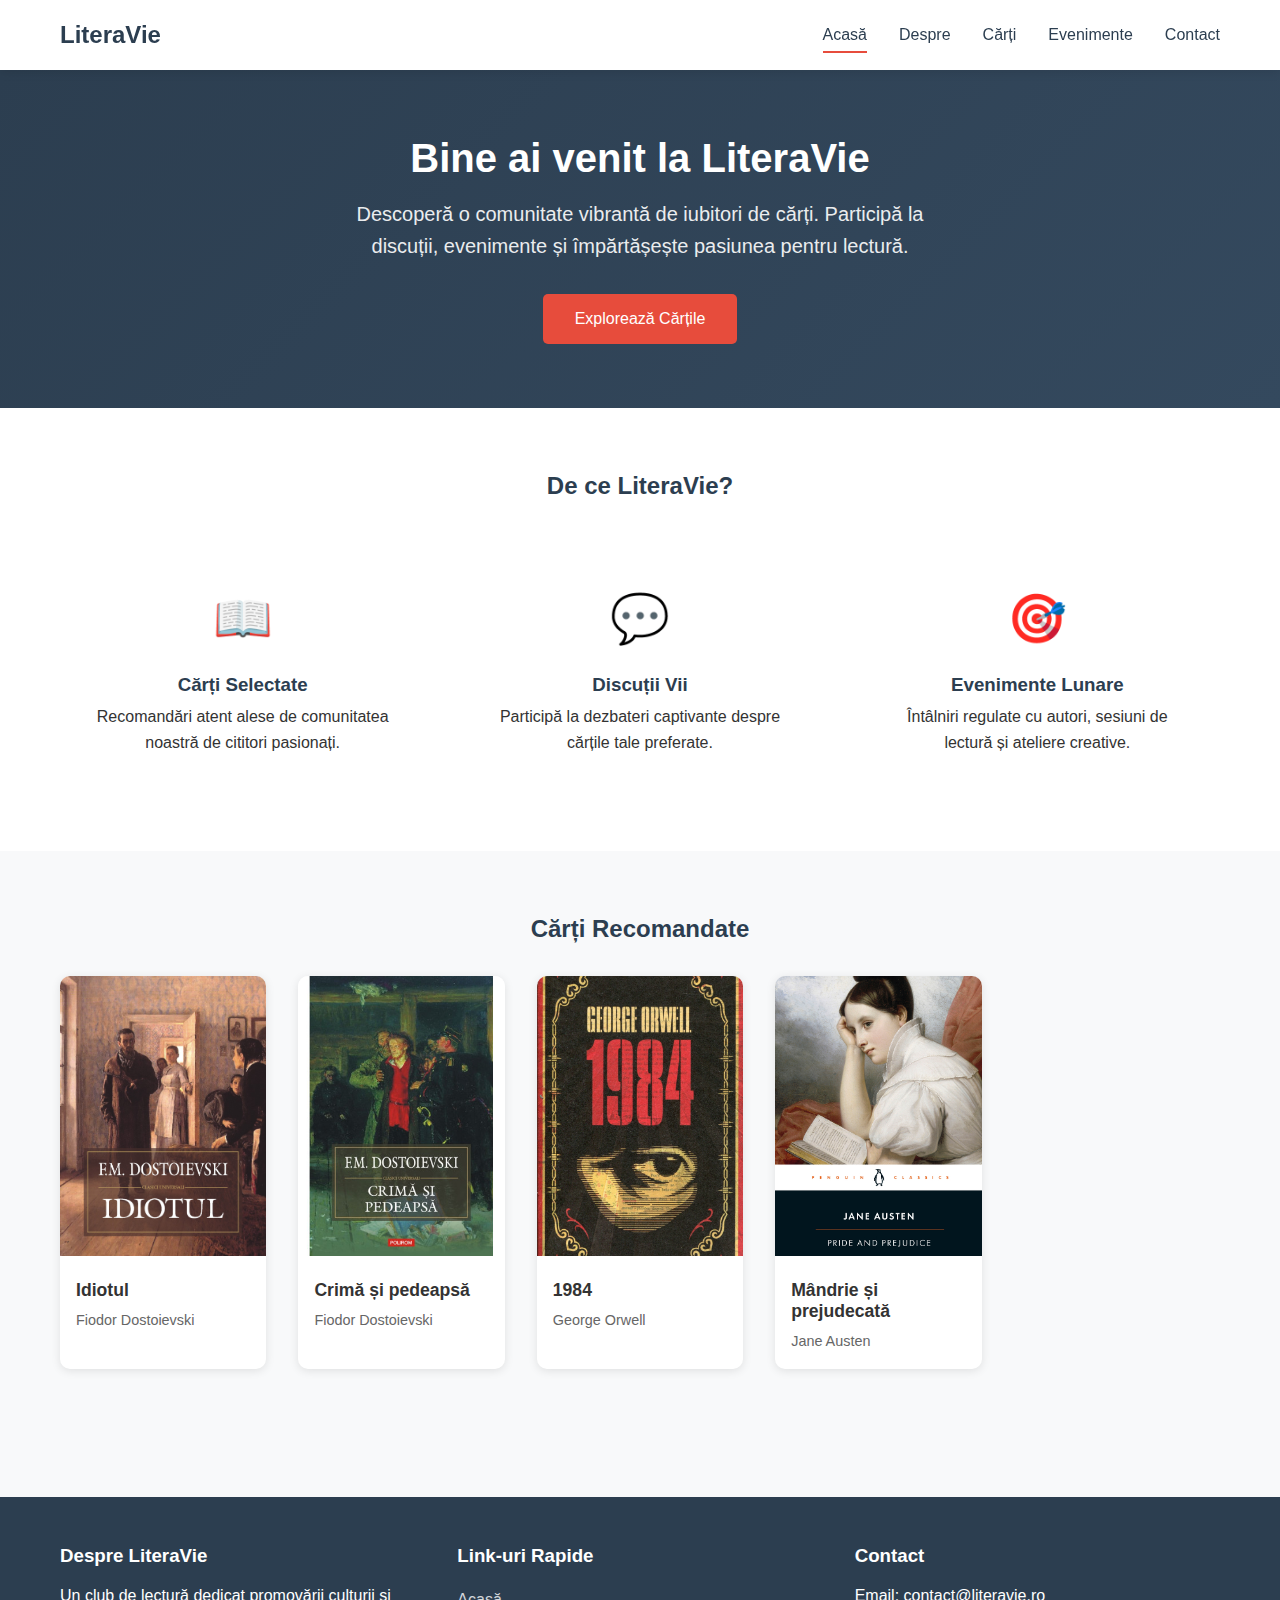
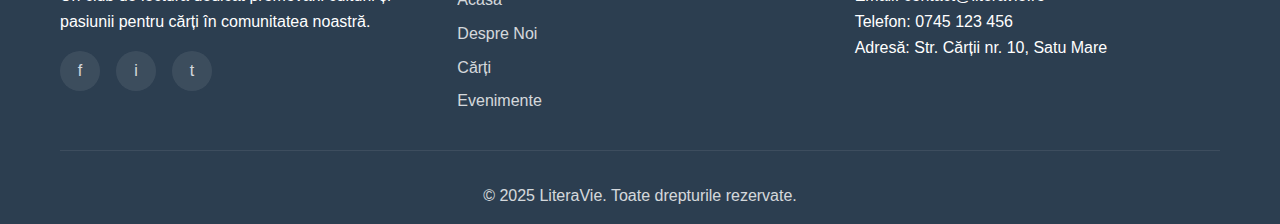
<file: index.html>
<!DOCTYPE html>
<html lang="ro">
<head>
  <meta charset="UTF-8">
  <meta name="viewport" content="width=device-width, initial-scale=1.0">
  <meta name="description" content="LiteraVie - Club de lectură unde pasiunea pentru cărți prinde viață">
  <title>LiteraVie - Club de Lectură</title>
  <style>
    /* Reset și variabile */
    * {
      margin: 0;
      padding: 0;
      box-sizing: border-box;
    }

    :root {
      --primary-color: #2c3e50;
      --secondary-color: #e74c3c;
      --text-color: #333;
      --bg-color: #f8f9fa;
      --white: #ffffff;
      --shadow: 0 2px 10px rgba(0,0,0,0.1);
      --max-width: 1200px;
    }

    /* Tipografie și elemente de bază */
    body {
      font-family: -apple-system, BlinkMacSystemFont, 'Segoe UI', Roboto, Arial, sans-serif;
      line-height: 1.6;
      color: var(--text-color);
      background-color: var(--bg-color);
    }

    a {
      color: var(--primary-color);
      text-decoration: none;
      transition: color 0.3s ease;
    }

    a:hover {
      color: var(--secondary-color);
    }

    h1, h2, h3 {
      line-height: 1.2;
      margin-bottom: 1rem;
    }

    /* Container */
    .container {
      max-width: var(--max-width);
      margin: 0 auto;
      padding: 0 20px;
    }

    /* Header și navigare */
    header {
      background: var(--white);
      box-shadow: var(--shadow);
      position: sticky;
      top: 0;
      z-index: 1000;
    }

    nav {
      display: flex;
      justify-content: space-between;
      align-items: center;
      padding: 1rem 0;
    }

    .logo {
      font-size: 1.5rem;
      font-weight: bold;
      color: var(--primary-color);
      display: flex;
      align-items: center;
      gap: 0.5rem;
    }

    .nav-links {
      display: flex;
      list-style: none;
      gap: 2rem;
    }

    .nav-links a {
      font-weight: 500;
      padding: 0.5rem 0;
      border-bottom: 2px solid transparent;
      transition: border-color 0.3s ease;
    }

    .nav-links a:hover,
    .nav-links a.active {
      border-bottom-color: var(--secondary-color);
    }

    /* Mobile menu */
    .menu-toggle {
      display: none;
      background: none;
      border: none;
      font-size: 1.5rem;
      cursor: pointer;
      color: var(--primary-color);
    }

    /* Hero section */
    .hero {
      background: linear-gradient(135deg, var(--primary-color), #34495e);
      color: var(--white);
      padding: 4rem 0;
      text-align: center;
    }

    .hero h1 {
      font-size: 2.5rem;
      margin-bottom: 1rem;
    }

    .hero p {
      font-size: 1.25rem;
      max-width: 600px;
      margin: 0 auto 2rem;
      opacity: 0.9;
    }

    .cta-button {
      display: inline-block;
      background: var(--secondary-color);
      color: var(--white);
      padding: 0.75rem 2rem;
      border-radius: 5px;
      font-weight: 500;
      transition: transform 0.3s ease, box-shadow 0.3s ease;
    }

    .cta-button:hover {
      transform: translateY(-2px);
      box-shadow: 0 5px 15px rgba(231, 76, 60, 0.3);
      color: var(--white);
    }

    /* Features section */
    .features {
      padding: 4rem 0;
      background: var(--white);
    }

    .features-grid {
      display: grid;
      grid-template-columns: repeat(auto-fit, minmax(300px, 1fr));
      gap: 2rem;
      margin-top: 3rem;
    }

    .feature-card {
      text-align: center;
      padding: 2rem;
      border-radius: 10px;
      transition: transform 0.3s ease;
    }

    .feature-card:hover {
      transform: translateY(-5px);
    }

    .feature-icon {
      font-size: 3rem;
      margin-bottom: 1rem;
    }

    .feature-card h3 {
      color: var(--primary-color);
      margin-bottom: 0.5rem;
    }

    /* Recent books */
    .recent-books {
      padding: 4rem 0;
    }

    .books-grid {
      display: grid;
      grid-template-columns: repeat(auto-fill, minmax(200px, 1fr));
      gap: 2rem;
      margin-top: 2rem;
    }

    .book-card {
      background: var(--white);
      border-radius: 10px;
      overflow: hidden;
      box-shadow: var(--shadow);
      transition: transform 0.3s ease, box-shadow 0.3s ease;
    }

    .book-card:hover {
      transform: translateY(-5px);
      box-shadow: 0 5px 20px rgba(0,0,0,0.15);
    }

    .book-cover {
      width: 100%;
      height: 280px;
      object-fit: cover;
    }

    .book-info {
      padding: 1rem;
    }

    .book-info h3 {
      font-size: 1.1rem;
      margin-bottom: 0.5rem;
    }

    .book-author {
      color: #666;
      font-size: 0.9rem;
    }

    /* Footer */
    footer {
      background: var(--primary-color);
      color: var(--white);
      padding: 3rem 0 1rem;
      margin-top: 4rem;
    }

    .footer-content {
      display: grid;
      grid-template-columns: repeat(auto-fit, minmax(250px, 1fr));
      gap: 2rem;
      margin-bottom: 2rem;
    }

    .footer-section h3 {
      margin-bottom: 1rem;
    }

    .footer-section a {
      color: var(--white);
      opacity: 0.8;
      display: block;
      padding: 0.25rem 0;
    }

    .footer-section a:hover {
      opacity: 1;
    }

    .social-links {
      display: flex;
      gap: 1rem;
      margin-top: 1rem;
    }

    .social-links a {
      display: flex;
      align-items: center;
      justify-content: center;
      width: 40px;
      height: 40px;
      background: rgba(255,255,255,0.1);
      border-radius: 50%;
      transition: background 0.3s ease;
    }

    .social-links a:hover {
      background: rgba(255,255,255,0.2);
    }

    .footer-bottom {
      text-align: center;
      padding-top: 2rem;
      border-top: 1px solid rgba(255,255,255,0.1);
      opacity: 0.8;
    }

    /* Back to top button */
    .back-to-top {
      position: fixed;
      bottom: 20px;
      right: 20px;
      background: var(--secondary-color);
      color: var(--white);
      width: 50px;
      height: 50px;
      border-radius: 50%;
      display: flex;
      align-items: center;
      justify-content: center;
      font-size: 1.25rem;
      box-shadow: var(--shadow);
      cursor: pointer;
      opacity: 0;
      visibility: hidden;
      transition: all 0.3s ease;
      border: none;
    }

    .back-to-top.visible {
      opacity: 1;
      visibility: visible;
    }

    .back-to-top:hover {
      transform: translateY(-3px);
      box-shadow: 0 5px 15px rgba(0,0,0,0.2);
    }

    /* Responsive */
    @media (max-width: 768px) {
      .nav-links {
        position: fixed;
        top: 0;
        right: -100%;
        width: 80%;
        max-width: 300px;
        height: 100vh;
        background: var(--white);
        flex-direction: column;
        padding: 5rem 2rem 2rem;
        box-shadow: -5px 0 15px rgba(0,0,0,0.1);
        transition: right 0.3s ease;
        z-index: 999;
      }

      .nav-links.active {
        right: 0;
      }

      .menu-toggle {
        display: block;
        z-index: 1001;
      }

      .hero h1 {
        font-size: 2rem;
      }

      .hero p {
        font-size: 1.1rem;
      }

      .features-grid {
        grid-template-columns: 1fr;
      }

      .books-grid {
        grid-template-columns: repeat(auto-fill, minmax(150px, 1fr));
        gap: 1rem;
      }

      .footer-content {
        grid-template-columns: 1fr;
        text-align: center;
      }

      .social-links {
        justify-content: center;
      }
    }

    /* Accessibility */
    :focus {
      outline: 2px solid var(--secondary-color);
      outline-offset: 2px;
    }

    .visually-hidden {
      position: absolute;
      width: 1px;
      height: 1px;
      padding: 0;
      margin: -1px;
      overflow: hidden;
      clip: rect(0,0,0,0);
      white-space: nowrap;
      border: 0;
    }
  </style>
</head>
<body>
  <!-- Header -->
  <header>
    <div class="container">
      <nav>
        <div class="logo">
           LiteraVie
        </div>
        <ul class="nav-links" id="navLinks">
          <li><a href="#home" class="active">Acasă</a></li>
          <li><a href="#about">Despre</a></li>
          <li><a href="#books">Cărți</a></li>
          <li><a href="#events">Evenimente</a></li>
          <li><a href="#contact">Contact</a></li>
        </ul>
        <button class="menu-toggle" id="menuToggle" aria-label="Meniu navigare">
          ☰
        </button>
      </nav>
    </div>
  </header>

  <!-- Hero Section -->
  <section class="hero" id="home">
    <div class="container">
      <h1>Bine ai venit la LiteraVie</h1>
      <p>Descoperă o comunitate vibrantă de iubitori de cărți. Participă la discuții, evenimente și împărtășește pasiunea pentru lectură.</p>
      <a href="#books" class="cta-button">Explorează Cărțile</a>
    </div>
  </section>

  <!-- Features -->
  <section class="features" id="about">
    <div class="container">
      <h2 style="text-align: center; color: var(--primary-color);">De ce LiteraVie?</h2>
      <div class="features-grid">
        <div class="feature-card">
          <div class="feature-icon">📖</div>
          <h3>Cărți Selectate</h3>
          <p>Recomandări atent alese de comunitatea noastră de cititori pasionați.</p>
        </div>
        <div class="feature-card">
          <div class="feature-icon">💬</div>
          <h3>Discuții Vii</h3>
          <p>Participă la dezbateri captivante despre cărțile tale preferate.</p>
        </div>
        <div class="feature-card">
          <div class="feature-icon">🎯</div>
          <h3>Evenimente Lunare</h3>
          <p>Întâlniri regulate cu autori, sesiuni de lectură și ateliere creative.</p>
        </div>
      </div>
    </div>
  </section>

  <!-- Recent Books -->
  <section class="recent-books" id="books">
    <div class="container">
      <h2 style="text-align: center; color: var(--primary-color);">Cărți Recomandate</h2>
      <div class="books-grid">
        <div class="book-card">
          <img src="img/carti/carte1.jpg" alt="Coperta carte Idiotul" class="book-cover">
          <div class="book-info">
            <h3>Idiotul</h3>
            <p class="book-author">Fiodor Dostoievski</p>
          </div>
        </div>
        <div class="book-card">
          <img src="img/carti/carte2.jpg" alt="Coperta carte Crimă și pedeapsă" class="book-cover">
          <div class="book-info">
            <h3>Crimă și pedeapsă</h3>
            <p class="book-author">Fiodor Dostoievski</p>
          </div>
        </div>
        <div class="book-card">
          <img src="img/carti/carte3.jpg" alt="Coperta carte" class="book-cover">
          <div class="book-info">
            <h3>1984</h3>
            <p class="book-author">George Orwell</p>
          </div>
        </div>
        <div class="book-card">
          <img src="img/carti/carte4.jpg" alt="Coperta carte" class="book-cover">
          <div class="book-info">
            <h3>Mândrie și prejudecată</h3>
            <p class="book-author">Jane Austen</p>
          </div>
        </div>
      </div>
    </div>
  </section>

  <!-- Footer -->
  <footer id="contact">
    <div class="container">
      <div class="footer-content">
        <div class="footer-section">
          <h3>Despre LiteraVie</h3>
          <p>Un club de lectură dedicat promovării culturii și pasiunii pentru cărți în comunitatea noastră.</p>
          <div class="social-links">
            <a href="https://www.facebook.com/groups/245663805643439" aria-label="Facebook">f</a>
            <a href="https://www.instagram.com/clublecturabga/" aria-label="Instagram">i</a>
            <a href="https://x.com/Libros212" aria-label="Twitter">t</a>
          </div>
        </div>
        <div class="footer-section">
          <h3>Link-uri Rapide</h3>
          <a href="#home">Acasă</a>
          <a href="#about">Despre Noi</a>
          <a href="#books">Cărți</a>
          <a href="#events">Evenimente</a>
        </div>
        <div class="footer-section">
          <h3>Contact</h3>
          <p>Email: contact@literavie.ro</p>
          <p>Telefon: 0745 123 456</p>
          <p>Adresă: Str. Cărții nr. 10, Satu Mare</p>
        </div>
      </div>
      <div class="footer-bottom">
        <p>&copy; 2025 LiteraVie. Toate drepturile rezervate.</p>
      </div>
    </div>
  </footer>

  <!-- Back to top button -->
  <button class="back-to-top" id="backToTop" aria-label="Înapoi sus">
    ↑
  </button>

  <script>
    // Mobile menu toggle
    const menuToggle = document.getElementById('menuToggle');
    const navLinks = document.getElementById('navLinks');

    menuToggle.addEventListener('click', () => {
      navLinks.classList.toggle('active');
      menuToggle.textContent = navLinks.classList.contains('active') ? '✕' : '☰';
    });

    // Close menu when clicking on a link
    document.querySelectorAll('.nav-links a').forEach(link => {
      link.addEventListener('click', () => {
        navLinks.classList.remove('active');
        menuToggle.textContent = '☰';
      });
    });

    // Smooth scrolling for anchor links
    document.querySelectorAll('a[href^="#"]').forEach(anchor => {
      anchor.addEventListener('click', function (e) {
        e.preventDefault();
        const target = document.querySelector(this.getAttribute('href'));
        if (target) {
          target.scrollIntoView({
            behavior: 'smooth',
            block: 'start'
          });
        }
      });
    });

    // Back to top button
    const backToTop = document.getElementById('backToTop');

    window.addEventListener('scroll', () => {
      if (window.scrollY > 300) {
        backToTop.classList.add('visible');
      } else {
        backToTop.classList.remove('visible');
      }
    });

    backToTop.addEventListener('click', () => {
      window.scrollTo({
        top: 0,
        behavior: 'smooth'
      });
    });

    // Active navigation highlighting
    const sections = document.querySelectorAll('section[id]');
    const navItems = document.querySelectorAll('.nav-links a');

    window.addEventListener('scroll', () => {
      let current = '';
      
      sections.forEach(section => {
        const sectionTop = section.offsetTop;
        const sectionHeight = section.clientHeight;
        if (scrollY >= (sectionTop - 200)) {
          current = section.getAttribute('id');
        }
      });

      navItems.forEach(item => {
        item.classList.remove('active');
        if (item.getAttribute('href').slice(1) === current) {
          item.classList.add('active');
        }
      });
    });
  </script>
</body>
</html>
</file>
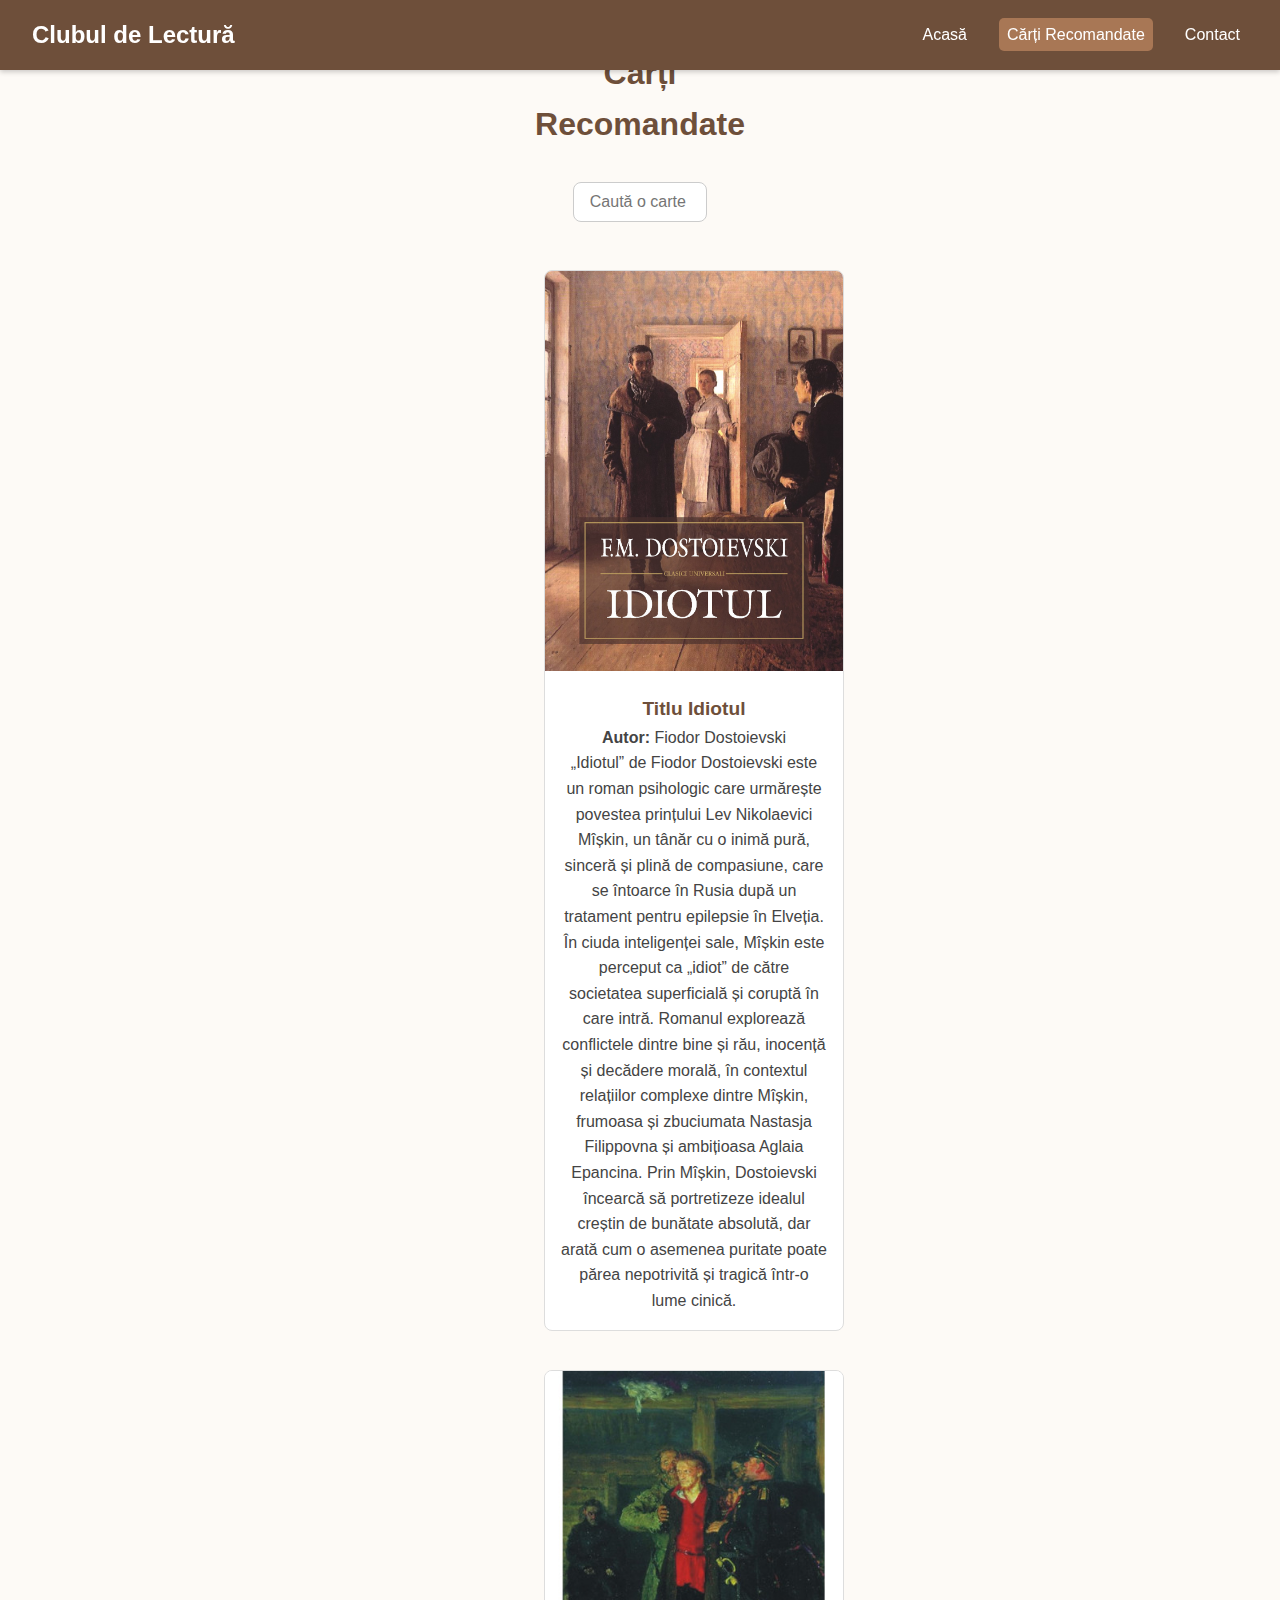
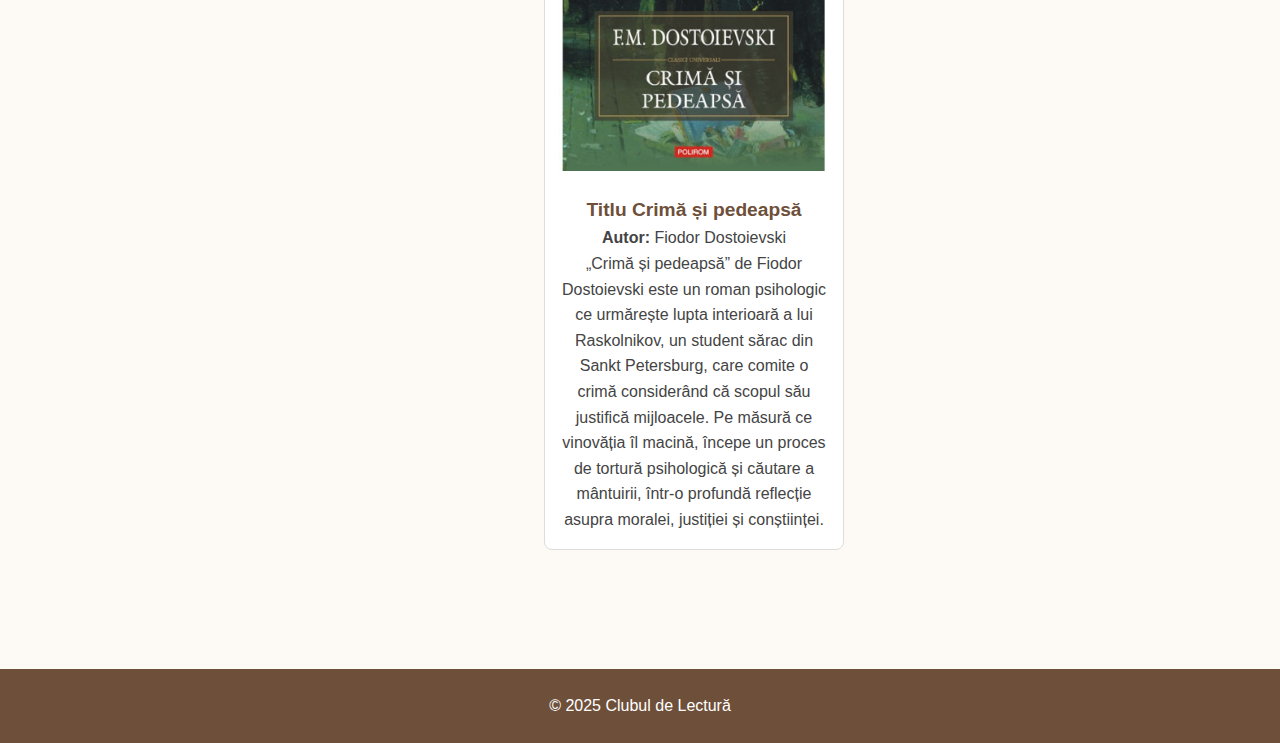
<file: carti.html>
<!DOCTYPE html>
<html lang="ro">
<head>
  <meta charset="UTF-8">
  <meta name="viewport" content="width=device-width, initial-scale=1.0">
  <title>Cărți Recomandate</title>
  <link rel="stylesheet" href="style.css">
</head>
<body>

  <!-- Navbar -->
  <nav class="navbar">
    <div class="logo">Clubul de Lectură</div>
    <ul class="nav-links">
      <li><a href="index.html">Acasă</a></li>
      <li><a href="carti.html" class="active">Cărți Recomandate</a></li>
      <li><a href="#contact">Contact</a></li>
    </ul>
  </nav>

  <!-- Secțiune Cărți Recomandate -->
  <section class="carti">
    <h2>Cărți Recomandate</h2>

<div class="search-container">
  <input type="text" id="searchInput" placeholder="Caută o carte sau un autor...">
</div>

    <div class="card">
      <img src="img/carti/carte1.jpg" alt="Idiotul">
      <div class="card-info">
        <h3>Titlu Idiotul</h3>
     
<p class="autor"><strong>Autor:</strong> Fiodor Dostoievski</p>

        <p>„Idiotul” de Fiodor Dostoievski este un roman psihologic care urmărește povestea prințului Lev Nikolaevici Mîșkin, un tânăr cu o inimă pură, sinceră și plină de compasiune, care se întoarce în Rusia după un tratament pentru epilepsie în Elveția. În ciuda inteligenței sale, Mîșkin este perceput ca „idiot” de către societatea superficială și coruptă în care intră.

Romanul explorează conflictele dintre bine și rău, inocență și decădere morală, în contextul relațiilor complexe dintre Mîșkin, frumoasa și zbuciumata Nastasja Filippovna și ambițioasa Aglaia Epancina. Prin Mîșkin, Dostoievski încearcă să portretizeze idealul creștin de bunătate absolută, dar arată cum o asemenea puritate poate părea nepotrivită și tragică într-o lume cinică.</p>
      </div>
    </div>

    <div class="card">
      <img src="img/carti/carte2.jpg" alt="Crimă și pedeapsă">
      <div class="card-info">
        <h3>Titlu Crimă și pedeapsă</h3>
        <p class="autor"><strong>Autor:</strong> Fiodor Dostoievski</p>

        <p>„Crimă și pedeapsă” de Fiodor Dostoievski este un roman psihologic ce urmărește lupta interioară a lui Raskolnikov, un student sărac din Sankt Petersburg, care comite o crimă considerând că scopul său justifică mijloacele. Pe măsură ce vinovăția îl macină, începe un proces de tortură psihologică și căutare a mântuirii, într-o profundă reflecție asupra moralei, justiției și conștiinței.</p>
      </div>
    </div>

    <!-- Adaugă mai multe cărți după nevoie -->
  </section>

  <footer>
    <p>&copy; 2025 Clubul de Lectură</p>
  </footer>

  <script src="script.js"></script>
</body>
</html>
</file>
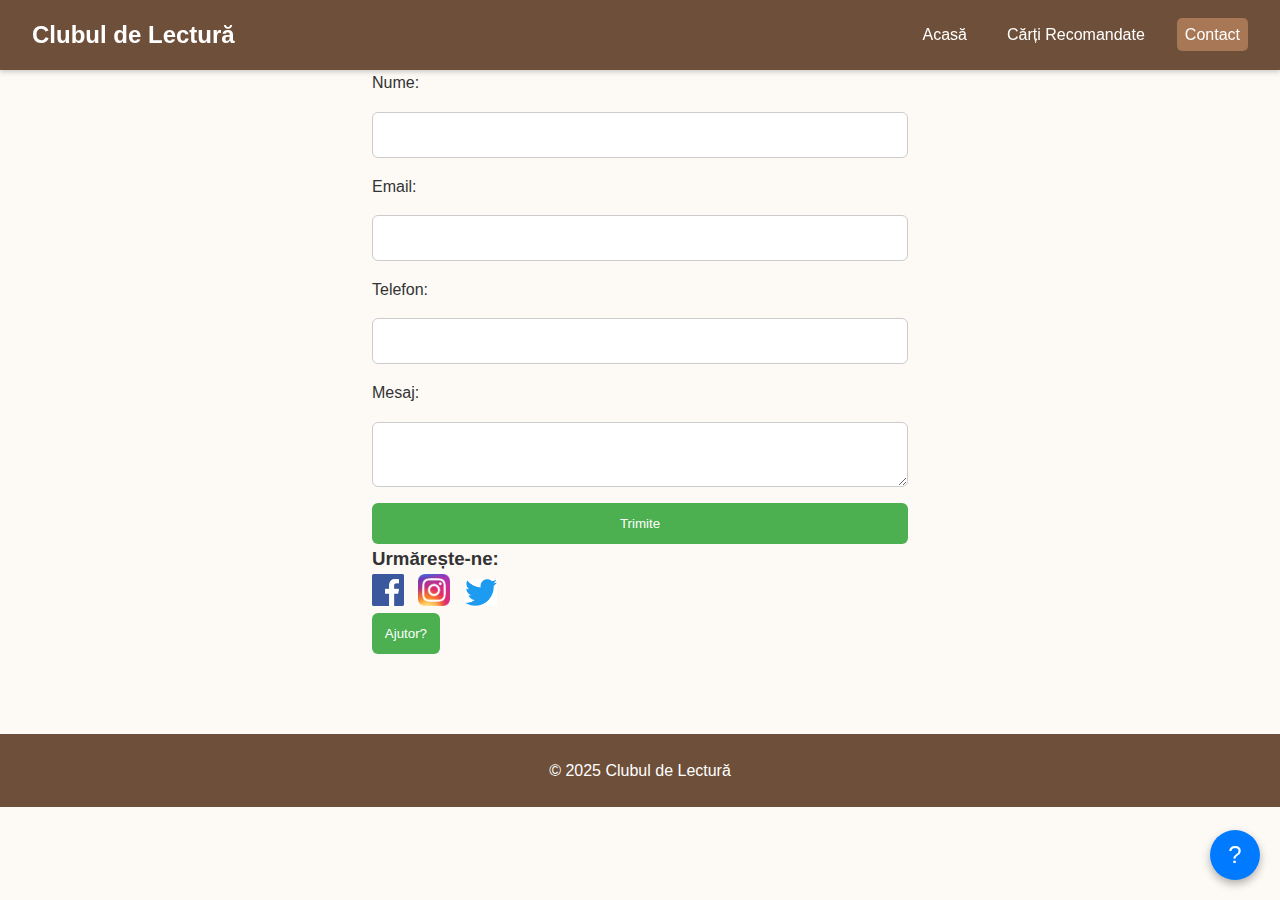
<file: contact.html>
<!DOCTYPE html>
<html lang="ro">
<head>
  <meta charset="UTF-8">
  <meta name="viewport" content="width=device-width, initial-scale=1.0">
  <title>Contact - Clubul de Lectură</title>
  <link rel="stylesheet" href="style.css">
</head>
<body>
<button id="helpBtn" class="help-button" title="Ai nevoie de ajutor?">?</button>

  <!-- Navbar -->
  <nav class="navbar">
    <div class="logo">Clubul de Lectură</div>
    <ul class="nav-links">
      <li><a href="index.html">Acasă</a></li>
      <li><a href="carti.html">Cărți Recomandate</a></li>
      <li><a href="contact.html" class="active">Contact</a></li>
    </ul>
  </nav>

  <!-- Secțiunea de Contact -->
  <section class="contact">
    <h2>Contactează-ne</h2>
    <form id="contactForm">
      <label for="nume">Nume:</label>
      <input type="text" id="nume" required>

      <label for="email">Email:</label>
      <input type="email" id="email" required>

      <label for="telefon">Telefon:</label>
      <input type="tel" id="telefon" pattern="[0-9]{10}" required>

      <label for="mesaj">Mesaj:</label>
      <textarea id="mesaj" required></textarea>

      <button type="submit">Trimite</button>
    </form>

    <div class="social">
      <h3>Urmărește-ne:</h3>
      <a href="https://www.facebook.com/groups/245663805643439"><img src="img/social/facebook.png" alt="Facebook"></a>
      <a href="https://www.instagram.com/clublecturabga/"><img src="img/social/instagram.png" alt="Instagram"></a>
      <a href="https://x.com/Libros212"><img src="img/social/twitter.png" alt="Twitter"></a>
    </div>

    <button id="helpBtn">Ajutor?</button>
  </section>

  <footer>
    <p>&copy; 2025 Clubul de Lectură</p>
  </footer>

  <script src="script.js"></script>
</body>
</html>
</file>
<file: style.css>
/* Reset */
* {
  margin: 0;
  padding: 0;
  box-sizing: border-box;
}

/* Font + culori de bază */
body {
  font-family: 'Segoe UI', Tahoma, Geneva, Verdana, sans-serif;
  background-color: #fdfaf6;
  color: #333;
  line-height: 1.6;
}

a {
  text-decoration: none;
  color: inherit;
}

ul {
  list-style: none;
}

/* Navbar */
.navbar {
  position: fixed;
  top: 0;
  width: 100%;
  background-color: #6e4f3a;
  color: white;
  display: flex;
  justify-content: space-between;
  align-items: center;
  padding: 1rem 2rem;
  z-index: 1000;
  box-shadow: 0 2px 5px rgba(0, 0, 0, 0.2);
}

.logo {
  font-size: 1.5rem;
  font-weight: bold;
}

.nav-links {
  display: flex;
  gap: 1.5rem;
}

.nav-links a {
  color: white;
  padding: 0.5rem;
  border-radius: 5px;
  transition: background 0.3s;
}

.nav-links a:hover,
.nav-links a.active {
  background-color: #a87755;
}

.carousel {
  margin-top: 80px;
  width: 100%;
  overflow: hidden;
  height: auto;
  position: relative;
}

.carousel-track {
  display: flex;
  width: calc(300% * 2); /* Pentru că avem imaginile de două ori */
  animation: scroll-carousel 18s linear infinite;
}

.carousel-track img {
  height: auto;
  width: 100%;
  object-fit: contain;
}

@keyframes scroll-carousel {
  0% {
    transform: translateX(0);
  }
  100% {
    transform: translateX(-50%);
  }
}


/* Intro */
.intro {
  padding: 3rem 2rem;
  text-align: center;
}

.intro h1 {
  font-size: 2.5rem;
  color: #6e4f3a;
  margin-bottom: 1rem;
}

.intro p {
  font-size: 1.2rem;
  color: #444;
}

/* Video */
.video {
  padding: 2rem;
  text-align: center;
}

.video h2 {
  color: #6e4f3a;
  margin-bottom: 1rem;
}

.video iframe {
  width: 80%;
  max-width: 600px;
  border-radius: 10px;
}

/* Footer */
footer {
  background-color: #6e4f3a;
  color: white;
  text-align: center;
  padding: 1.5rem 1rem;
  margin-top: 3rem;
}

.social-icons {
  margin-bottom: 1rem;
}

.social-icons a {
  margin: 0 10px;
  color: white;
  font-size: 1.5rem;
  transition: color 0.3s;
}

.social-icons a:hover {
  color: #ffddaa;
}

/* Buton UP */
#btnUp {
  position: fixed;
  bottom: 30px;
  right: 30px;
  background-color: #a87755;
  color: white;
  border: none;
  border-radius: 50%;
  width: 40px;
  height: 40px;
  font-size: 1.2rem;
  cursor: pointer;
  display: none;
  box-shadow: 0 2px 6px rgba(0,0,0,0.3);
}

#btnUp:hover {
  background-color: #6e4f3a;
}

/* Responsive */
@media (max-width: 768px) {
  .nav-links {
    flex-direction: column;
    background-color: #6e4f3a;
    position: absolute;
    top: 70px;
    right: 0;
    width: 200px;
    display: none;
  }
}
/* Secțiune Cărți Recomandate */
.carti {
  padding: 3rem 33rem;
  text-align: center;
}

.carti h2 {
  font-size: 2rem;
  color: #6e4f3a;
  margin-bottom: 2rem;
}

.card {
  display: inline-block;
  width: 300px;
  margin: 1rem;
  border: 1px solid #ddd;
  border-radius: 8px;
  overflow: hidden;
  background-color: #fff;
}

.card img {
  width: 100%;
  height: 400px;
  object-fit: cover;
}

.card-info {
  padding: 1rem;
}

.card-info h3 {
  font-size: 1.2rem;
  color: #6e4f3a;
}

.card-info p {
  font-size: 1rem;
  color: #444;
}

.search-container {
  text-align: center;
  margin-bottom: 2rem;
}

#searchInput {
  padding: 0.6rem 1rem;
  width: 60%;
  max-width: 400px;
  border: 1px solid #ccc;
  border-radius: 8px;
  font-size: 1rem;
}
.contact {
  padding: 2rem;
  max-width: 600px;
  margin: auto;
}

.contact form {
  display: flex;
  flex-direction: column;
  gap: 1rem;
}

.contact input, .contact textarea {
  padding: 0.8rem;
  font-size: 1rem;
  border: 1px solid #ccc;
  border-radius: 6px;
}

.contact button {
  padding: 0.8rem;
  background-color: #4CAF50;
  color: white;
  border: none;
  border-radius: 6px;
  cursor: pointer;
}

.contact button:hover {
  background-color: #45a049;
}

.social img {
  width: 32px;
  margin-right: 10px;
}


.help-button {
  position: fixed;
  bottom: 20px;
  right: 20px;
  width: 50px;
  height: 50px;
  background-color: #007bff;
  color: white;
  border: none;
  border-radius: 50%;
  font-size: 24px;
  cursor: pointer;
  box-shadow: 0 4px 8px rgba(0, 0, 0, 0.3);
  z-index: 1000;
  transition: background-color 0.3s ease;
}

.help-button:hover {
  background-color: #0056b3;
}
</file>
